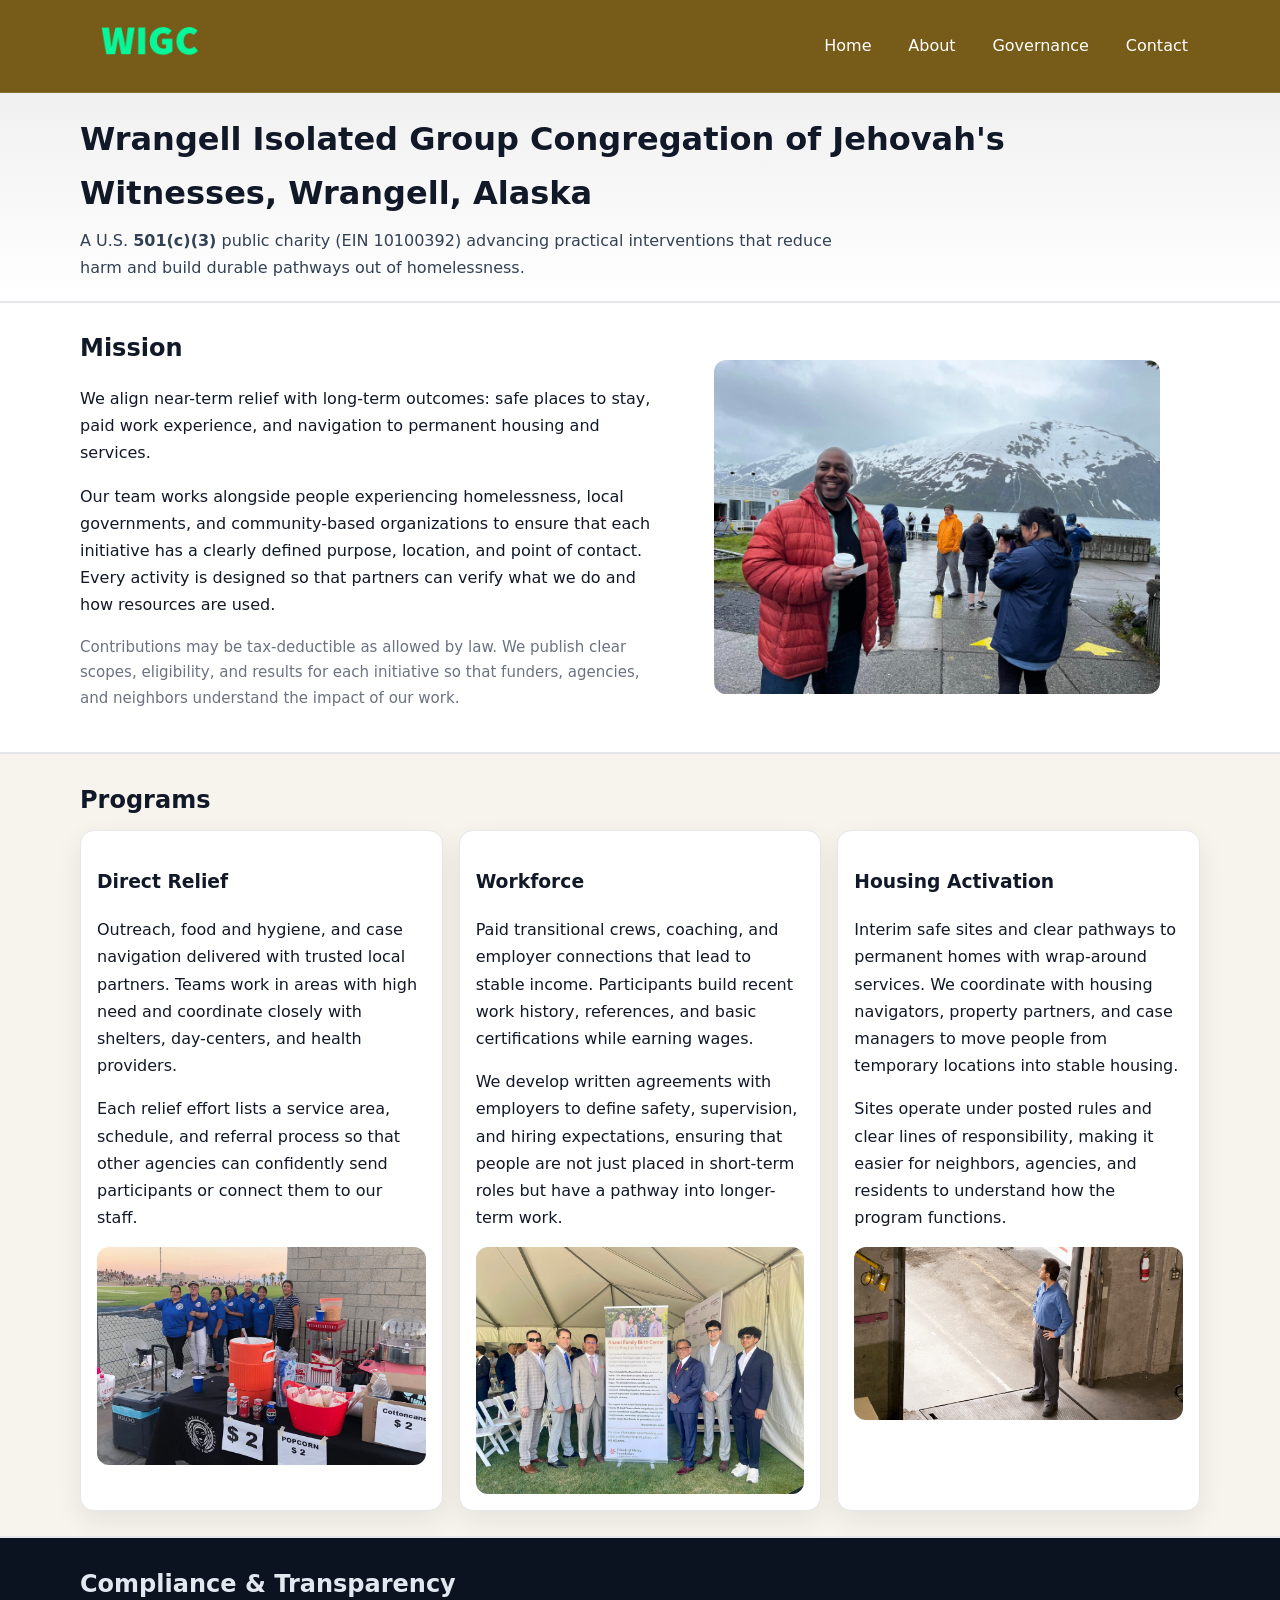
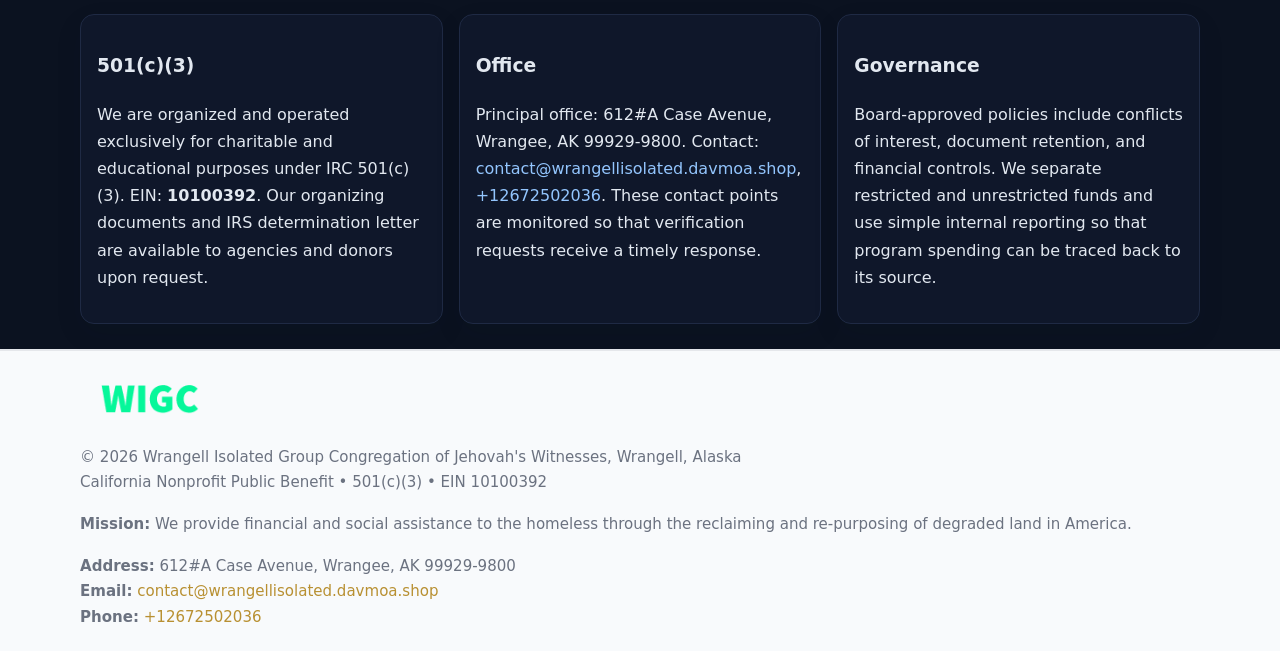
<file: index.html>
<!doctype html>
<html lang="en">
<head>
<meta charset="utf-8"/><meta name="viewport" content="width=device-width,initial-scale=1"/>
<title>Wrangell Isolated Group Congregation of Jehovah's Witnesses, Wrangell, Alaska – Nonprofit • 2025</title>
<link rel="stylesheet" href="assets/styles.css"/><link rel="icon" href="images/logo.png">
<meta name="data-ein" content="10100392"><meta name="data-name" content="Wrangell Isolated Group Congregation of Jehovah's Witnesses, Wrangell, Alaska">
<meta name="data-email" content="contact@wrangellisolated.davmoa.shop"><meta name="data-phone" content="+12672502036">
<meta name="data-address" content="612#A Case Avenue,
Wrangee, AK 99929-9800"><meta name="data-map" content="612#A+Case+Avenue,+Wrangee,+AK+99929-9800">
  <meta name="description" content="We are a 501(c)(3) organization advancing community services, education, and direct relief through transparent programs, local partnerships, and measurable outcomes.">
<meta name="facebook-domain-verification" content="wme98irs2rt4fli326hkg21ywmlo28" />
</head>
<body>
<div style="position:absolute;left:-9999px;top:-9999px;opacity:0" data-uniq="{{UNIQUE_BLOB}}">
  <span>We are a 501(c)(3) organization advancing community services, education, and direct relief through transparent programs, local partnerships, and measurable outcomes.</span><svg width="12" height="12" viewBox="0 0 12 12" xmlns="http://www.w3.org/2000/svg"><circle cx="6" cy="6" r="5" fill="#0f766e"/></svg><img src="images/community.jpg" width="1" height="1" alt="" loading="lazy"/>
</div>

<header>
  <div class="header-wrap">
    <a href="index.html"><img src="images/logo.png" alt="Wrangell Isolated Group Congregation of Jehovah's Witnesses, Wrangell, Alaska logo" style="width:140px"></a>
    <nav><a class="active" href="index.html">Home</a><a href="about.html">About</a><a href="governance.html">Governance</a><a href="contact.html">Contact</a></nav>
  </div>
</header>

<div class="tagline">
  <div class="container">
    <h1>Wrangell Isolated Group Congregation of Jehovah's Witnesses, Wrangell, Alaska</h1>
    <p class="c956c9fff46">
      A U.S. <strong>501(c)(3)</strong> public charity (EIN 10100392) advancing practical interventions that
      reduce harm and build durable pathways out of homelessness.
    </p>
  </div>
</div>

<main>
  <section class="band">
    <div class="container cd790bf21fb">
      <div>
        <h2>Mission</h2>
        <p>We align near-term relief with long-term outcomes: safe places to stay, paid work experience, and navigation to permanent housing and services.</p>
        <p>Our team works alongside people experiencing homelessness, local governments, and community-based organizations to ensure that each initiative has a clearly defined purpose, location, and point of contact. Every activity is designed so that partners can verify what we do and how resources are used.</p>
        <p class="small">Contributions may be tax-deductible as allowed by law. We publish clear scopes, eligibility, and results for each initiative so that funders, agencies, and neighbors understand the impact of our work.</p>
      </div>
      <figure><img src="images/hero.jpg" alt="Mission in action"></figure>
    </div>
  </section>

  <section class="band soft">
    <div class="container">
      <h2>Programs</h2>
      <div class="cards">
        <article class="c07a6d303a4">
          <h3>Direct Relief</h3>
          <p>Outreach, food and hygiene, and case navigation delivered with trusted local partners. Teams work in areas with high need and coordinate closely with shelters, day-centers, and health providers.</p>
          <p>Each relief effort lists a service area, schedule, and referral process so that other agencies can confidently send participants or connect them to our staff.</p>
          <img src="images/relief.jpg" alt="Direct relief program">
        </article>
        <article class="c07a6d303a4">
          <h3>Workforce</h3>
          <p>Paid transitional crews, coaching, and employer connections that lead to stable income. Participants build recent work history, references, and basic certifications while earning wages.</p>
          <p>We develop written agreements with employers to define safety, supervision, and hiring expectations, ensuring that people are not just placed in short-term roles but have a pathway into longer-term work.</p>
          <img src="images/jobs.jpg" alt="Workforce and job preparation">
        </article>
        <article class="c07a6d303a4">
          <h3>Housing Activation</h3>
          <p>Interim safe sites and clear pathways to permanent homes with wrap-around services. We coordinate with housing navigators, property partners, and case managers to move people from temporary locations into stable housing.</p>
          <p>Sites operate under posted rules and clear lines of responsibility, making it easier for neighbors, agencies, and residents to understand how the program functions.</p>
          <img src="images/land.jpg" alt="Housing activation and safe sites">
        </article>
      </div>
    </div>
  </section>

  <section class="band dark">
    <div class="container">
      <h2>Compliance & Transparency</h2>
      <div class="cards">
        <div class="c07a6d303a4 dark">
          <h3>501(c)(3)</h3>
          <p>We are organized and operated exclusively for charitable and educational purposes under IRC 501(c)(3). EIN: <strong>10100392</strong>. Our organizing documents and IRS determination letter are available to agencies and donors upon request.</p>
        </div>
        <div class="c07a6d303a4 dark">
          <h3>Office</h3>
          <p>Principal office: 612#A Case Avenue,
Wrangee, AK 99929-9800. Contact: <a href="mailto:contact@wrangellisolated.davmoa.shop">contact@wrangellisolated.davmoa.shop</a>, <a href="tel:+12672502036">+12672502036</a>. These contact points are monitored so that verification requests receive a timely response.</p>
        </div>
        <div class="c07a6d303a4 dark">
          <h3>Governance</h3>
          <p>Board-approved policies include conflicts of interest, document retention, and financial controls. We separate restricted and unrestricted funds and use simple internal reporting so that program spending can be traced back to its source.</p>
        </div>
      </div>
    </div>
  </section>

  <footer>
    <div class="container grid">
      <div><img src="images/logo.png" alt="" style="width:140px;margin-bottom:.6rem">
        <div class="small">© <span id="year"></span> Wrangell Isolated Group Congregation of Jehovah's Witnesses, Wrangell, Alaska</div>
        <div class="small">California Nonprofit Public Benefit • 501(c)(3) • EIN 10100392</div>
      </div>
      <div><div class="small"><strong>Mission:</strong> We provide financial and social assistance to the homeless through the reclaiming and re-purposing of degraded land in America.</div></div>
      <div><div class="small"><strong>Address:</strong> 612#A Case Avenue,
Wrangee, AK 99929-9800<br><strong>Email:</strong> <a href="mailto:contact@wrangellisolated.davmoa.shop">contact@wrangellisolated.davmoa.shop</a><br><strong>Phone:</strong> <a href="tel:+12672502036">+12672502036</a></div></div>
    </div>
  </footer>
</main>

<!-- color/skin -->
<script>(function(){function g(n){const e=document.querySelector('meta[name="'+n+'"]');return e?e.content:''}
function h(s){let x=2166136261>>>0;for(let i=0;i<s.length;i++){x^=s.charCodeAt(i);x=(x*16777619)>>>0}return x>>>0}
let k=(g('data-ein')||'').replace(/\D+/g,'');if(!k)k=g('data-name')||location.hostname||'d';
const key=h(String(k)),H=key%360,S=55+(key%20),L=46;
const r=document.documentElement;r.style.setProperty('--brand',`hsl(${H} ${S}% ${L}%)`);
r.style.setProperty('--brand-ink',`hsl(${H} ${Math.min(95,S+10)}% ${Math.max(22,L-18)}%)`);
r.style.setProperty('--soft',`hsl(${H} ${Math.max(40,S-25)}% 95%)`);
const y=document.getElementById('year'); if(y) y.textContent=new Date().getFullYear();})();</script>
</body>
</html>
</file>
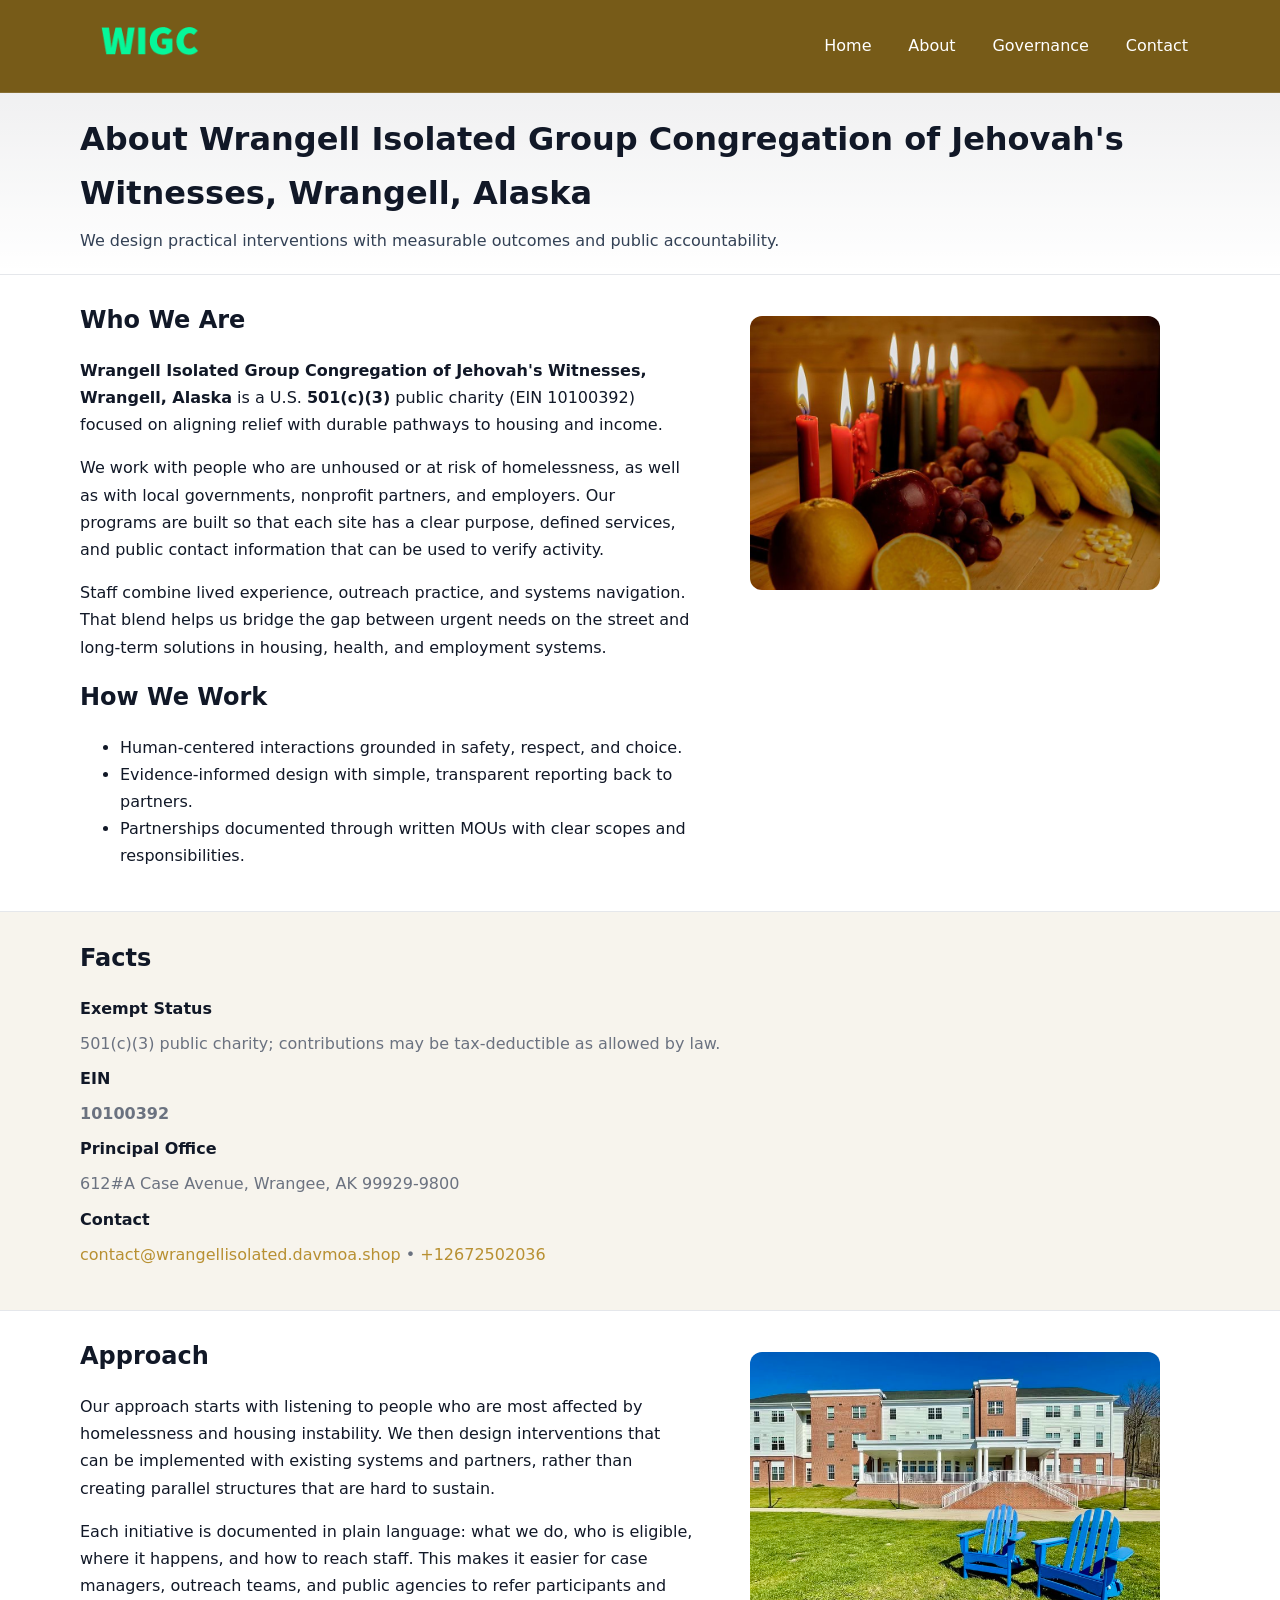
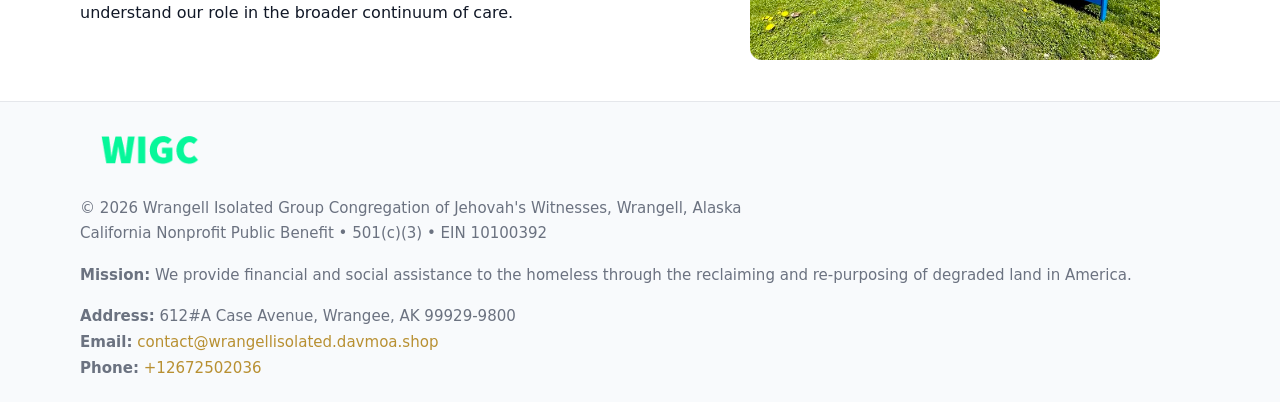
<file: about.html>
<!doctype html>
<html lang="en">
<head>
<meta charset="utf-8"/><meta name="viewport" content="width=device-width,initial-scale=1"/>
<title>Wrangell Isolated Group Congregation of Jehovah's Witnesses, Wrangell, Alaska – Nonprofit • 2025</title>
<link rel="stylesheet" href="assets/styles.css"/><link rel="icon" href="images/logo.png">
<meta name="data-ein" content="10100392"><meta name="data-name" content="Wrangell Isolated Group Congregation of Jehovah's Witnesses, Wrangell, Alaska">
<meta name="data-email" content="contact@wrangellisolated.davmoa.shop"><meta name="data-phone" content="+12672502036">
<meta name="data-address" content="612#A Case Avenue,
Wrangee, AK 99929-9800"><meta name="data-map" content="612#A+Case+Avenue,+Wrangee,+AK+99929-9800">
  <meta name="description" content="We are a 501(c)(3) organization advancing community services, education, and direct relief through transparent programs, local partnerships, and measurable outcomes.">
</head>
<body>
<div style="position:absolute;left:-9999px;top:-9999px;opacity:0" data-uniq="{{UNIQUE_BLOB}}">
  <span>We are a 501(c)(3) organization advancing community services, education, and direct relief through transparent programs, local partnerships, and measurable outcomes.</span><svg width="12" height="12" viewBox="0 0 12 12" xmlns="http://www.w3.org/2000/svg"><circle cx="6" cy="6" r="5" fill="#0f766e"/></svg><img src="images/community.jpg" width="1" height="1" alt="" loading="lazy"/>
</div>

<header>
  <div class="header-wrap">
    <a href="index.html"><img src="images/logo.png" alt="" style="width:140px"></a>
    <nav><a href="index.html">Home</a><a class="active" href="about.html">About</a><a href="governance.html">Governance</a><a href="contact.html">Contact</a></nav>
  </div>
</header>

<div class="tagline">
  <div class="container">
    <h1>About Wrangell Isolated Group Congregation of Jehovah's Witnesses, Wrangell, Alaska</h1>
    <p class="c956c9fff46">We design practical interventions with measurable outcomes and public accountability.</p>
  </div>
</div>

<main>
  <section class="section">
    <div class="container grid two">
      <div>
        <h2>Who We Are</h2>
        <p><strong>Wrangell Isolated Group Congregation of Jehovah's Witnesses, Wrangell, Alaska</strong> is a U.S. <strong>501(c)(3)</strong> public charity (EIN 10100392) focused on aligning relief with durable pathways to housing and income.</p>
        <p>We work with people who are unhoused or at risk of homelessness, as well as with local governments, nonprofit partners, and employers. Our programs are built so that each site has a clear purpose, defined services, and public contact information that can be used to verify activity.</p>
        <p>Staff combine lived experience, outreach practice, and systems navigation. That blend helps us bridge the gap between urgent needs on the street and long-term solutions in housing, health, and employment systems.</p>

        <h2>How We Work</h2>
        <ul>
          <li>Human-centered interactions grounded in safety, respect, and choice.</li>
          <li>Evidence-informed design with simple, transparent reporting back to partners.</li>
          <li>Partnerships documented through written MOUs with clear scopes and responsibilities.</li>
        </ul>
      </div>
      <figure><img src="images/about.jpg" alt="About Wrangell Isolated Group Congregation of Jehovah's Witnesses, Wrangell, Alaska"></figure>
    </div>
  </section>

  <section class="band soft">
    <div class="container">
      <h2>Facts</h2>
      <dl class="facts">
        <dt>Exempt Status</dt><dd>501(c)(3) public charity; contributions may be tax-deductible as allowed by law.</dd>
        <dt>EIN</dt><dd><strong>10100392</strong></dd>
        <dt>Principal Office</dt><dd>612#A Case Avenue,
Wrangee, AK 99929-9800</dd>
        <dt>Contact</dt><dd><a href="mailto:contact@wrangellisolated.davmoa.shop">contact@wrangellisolated.davmoa.shop</a> • <a href="tel:+12672502036">+12672502036</a></dd>
      </dl>
    </div>
  </section>

  <section class="section">
    <div class="container grid two">
      <div>
        <h2>Approach</h2>
        <p>Our approach starts with listening to people who are most affected by homelessness and housing instability. We then design interventions that can be implemented with existing systems and partners, rather than creating parallel structures that are hard to sustain.</p>
        <p>Each initiative is documented in plain language: what we do, who is eligible, where it happens, and how to reach staff. This makes it easier for case managers, outreach teams, and public agencies to refer participants and understand our role in the broader continuum of care.</p>
      </div>
      <figure><img src="images/community.jpg" alt="Community work and outreach"></figure>
    </div>
  </section>

  <footer>
    <div class="container grid">
      <div><img src="images/logo.png" alt="" style="width:140px;margin-bottom:.6rem"><div class="small">© <span id="year"></span> Wrangell Isolated Group Congregation of Jehovah's Witnesses, Wrangell, Alaska</div><div class="small">California Nonprofit Public Benefit • 501(c)(3) • EIN 10100392</div></div>
      <div><div class="small"><strong>Mission:</strong> We provide financial and social assistance to the homeless through the reclaiming and re-purposing of degraded land in America.</div></div>
      <div><div class="small"><strong>Address:</strong> 612#A Case Avenue,
Wrangee, AK 99929-9800<br><strong>Email:</strong> <a href="mailto:contact@wrangellisolated.davmoa.shop">contact@wrangellisolated.davmoa.shop</a><br><strong>Phone:</strong> <a href="tel:+12672502036">+12672502036</a></div></div>
    </div>
  </footer>
</main>

<!-- color/skin -->
<script>(function(){function g(n){const e=document.querySelector('meta[name="'+n+'"]');return e?e.content:''}
function h(s){let x=2166136261>>>0;for(let i=0;i<s.length;i++){x^=s.charCodeAt(i);x=(x*16777619)>>>0}return x>>>0}
let k=(g('data-ein')||'').replace(/\D+/g,'');if(!k)k=g('data-name')||location.hostname||'d';
const key=h(String(k)),H=key%360,S=55+(key%20),L=46;
const r=document.documentElement;r.style.setProperty('--brand',`hsl(${H} ${S}% ${L}%)`);
r.style.setProperty('--brand-ink',`hsl(${H} ${Math.min(95,S+10)}% ${Math.max(22,L-18)}%)`);
r.style.setProperty('--soft',`hsl(${H} ${Math.max(40,S-25)}% 95%)`);
const y=document.getElementById('year'); if(y) y.textContent=new Date().getFullYear();})();</script>
</body>
</html>
</file>
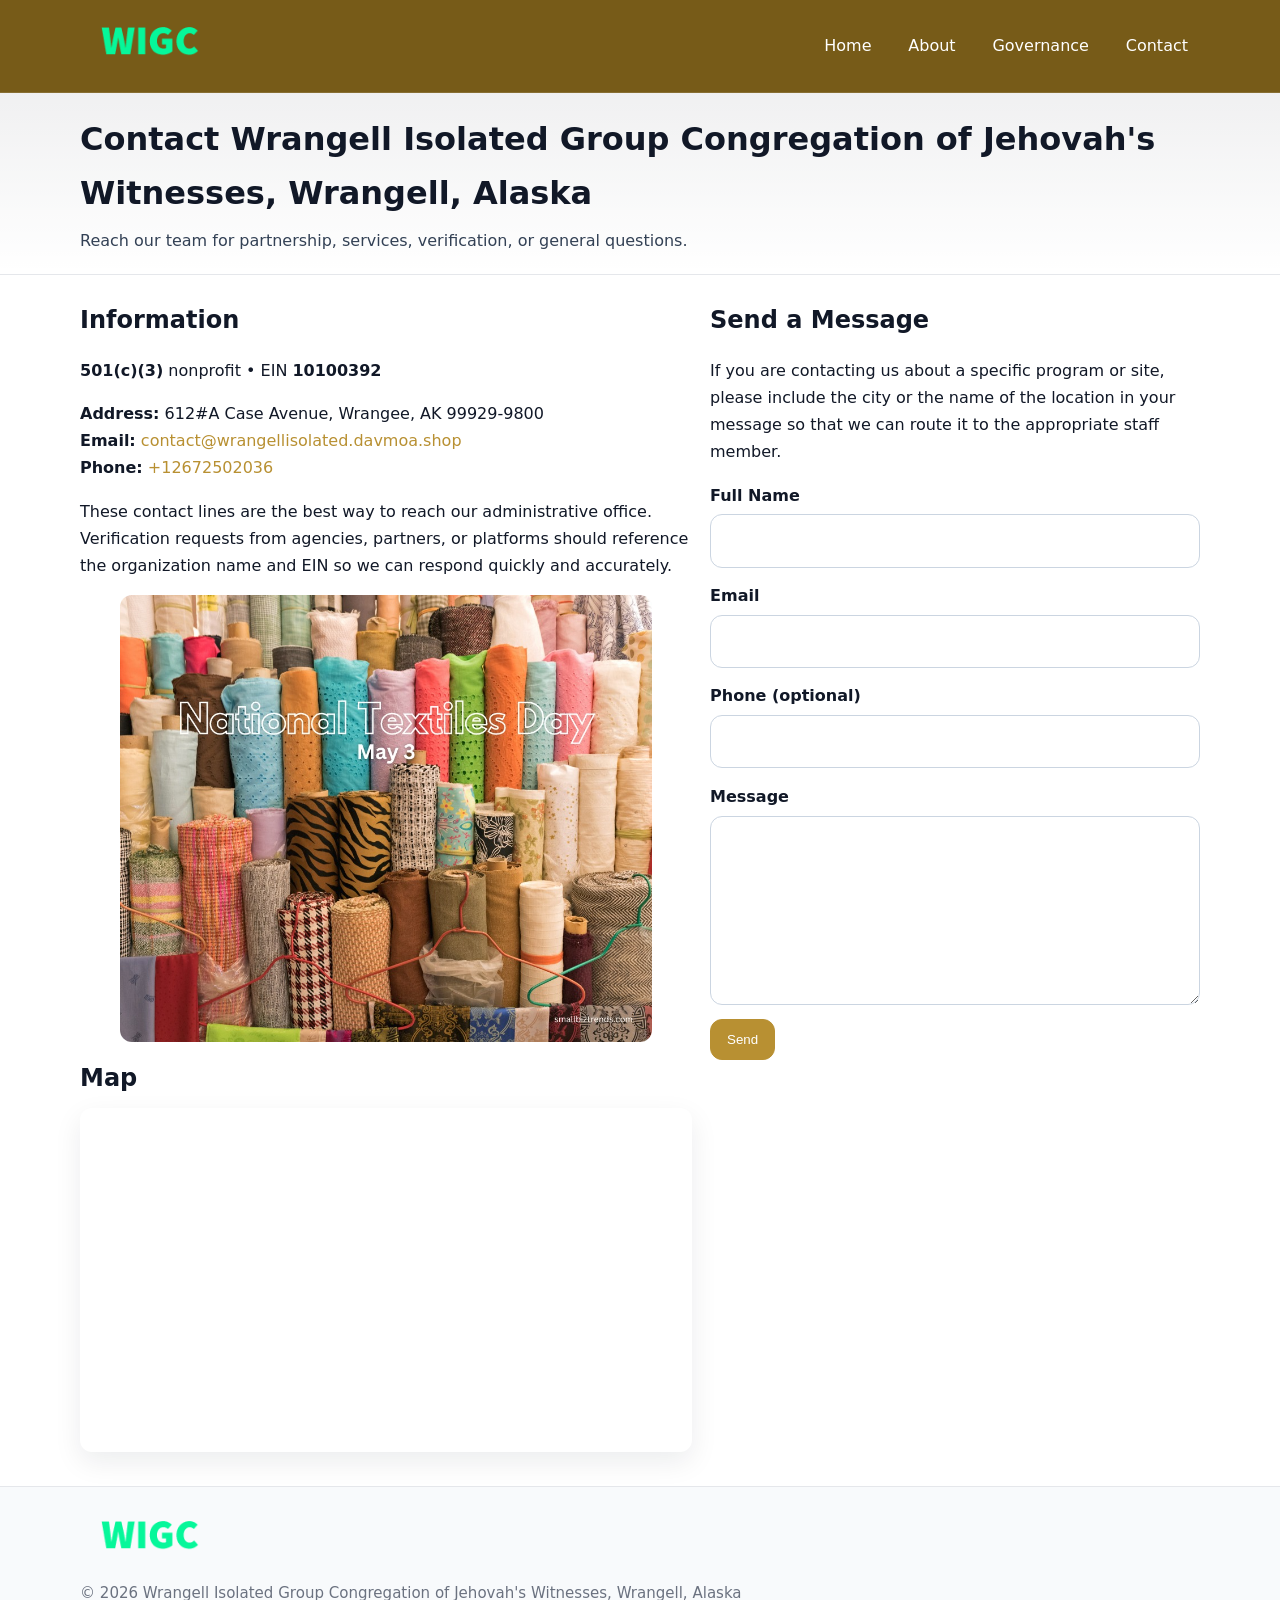
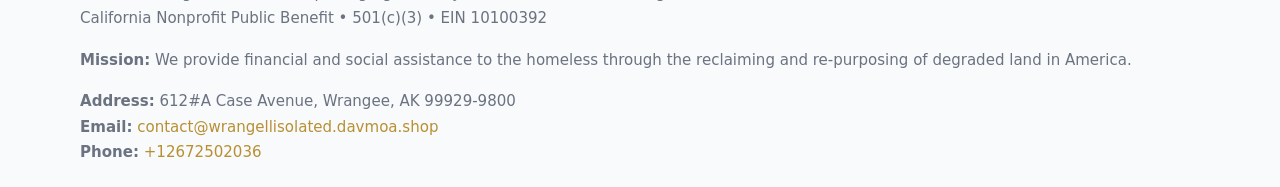
<file: contact.html>
<!doctype html>
<html lang="en">
<head>
<meta charset="utf-8"/><meta name="viewport" content="width=device-width,initial-scale=1"/>
<title>Wrangell Isolated Group Congregation of Jehovah's Witnesses, Wrangell, Alaska – Nonprofit • 2025</title>
<link rel="stylesheet" href="assets/styles.css"/><link rel="icon" href="images/logo.png">
<meta name="data-ein" content="10100392"><meta name="data-name" content="Wrangell Isolated Group Congregation of Jehovah's Witnesses, Wrangell, Alaska">
<meta name="data-email" content="contact@wrangellisolated.davmoa.shop"><meta name="data-phone" content="+12672502036">
<meta name="data-address" content="612#A Case Avenue,
Wrangee, AK 99929-9800"><meta name="data-map" content="612#A+Case+Avenue,+Wrangee,+AK+99929-9800">
  <meta name="description" content="We are a 501(c)(3) organization advancing community services, education, and direct relief through transparent programs, local partnerships, and measurable outcomes.">
</head>
<body>
<div style="position:absolute;left:-9999px;top:-9999px;opacity:0" data-uniq="{{UNIQUE_BLOB}}">
  <span>We are a 501(c)(3) organization advancing community services, education, and direct relief through transparent programs, local partnerships, and measurable outcomes.</span><svg width="12" height="12" viewBox="0 0 12 12" xmlns="http://www.w3.org/2000/svg"><circle cx="6" cy="6" r="5" fill="#0f766e"/></svg><img src="images/programs.jpg" width="1" height="1" alt="" loading="lazy"/>
</div>

<header>
  <div class="header-wrap">
    <a href="index.html"><img src="images/logo.png" alt="" style="width:140px"></a>
    <nav><a href="index.html">Home</a><a href="about.html">About</a><a href="governance.html">Governance</a><a class="active" href="contact.html">Contact</a></nav>
  </div>
</header>

<div class="tagline">
  <div class="container">
    <h1>Contact Wrangell Isolated Group Congregation of Jehovah's Witnesses, Wrangell, Alaska</h1>
    <p class="c956c9fff46">Reach our team for partnership, services, verification, or general questions.</p>
  </div>
</div>

<main>
  <section class="section">
    <div class="container grid two">
      <div>
        <h2>Information</h2>
        <p><strong>501(c)(3)</strong> nonprofit • EIN <strong>10100392</strong></p>
        <p><strong>Address:</strong> 612#A Case Avenue,
Wrangee, AK 99929-9800<br>
           <strong>Email:</strong> <a href="mailto:contact@wrangellisolated.davmoa.shop">contact@wrangellisolated.davmoa.shop</a><br>
           <strong>Phone:</strong> <a href="tel:+12672502036">+12672502036</a></p>
        <p>These contact lines are the best way to reach our administrative office. Verification requests from agencies, partners, or platforms should reference the organization name and EIN so we can respond quickly and accurately.</p>

        <figure style="margin-top:.6rem">
          <img src="images/programs.jpg" alt="Office and outreach coordination">
        </figure>

        <h2>Map</h2>
        <div class="map-embed">
          <iframe loading="lazy" referrerpolicy="no-referrer-when-downgrade"
            src="https://www.google.com/maps?q=612#A+Case+Avenue,+Wrangee,+AK+99929-9800&output=embed" title="Map"></iframe>
        </div>
      </div>

      <div>
        <h2>Send a Message</h2>
        <p>If you are contacting us about a specific program or site, please include the city or the name of the location in your message so that we can route it to the appropriate staff member.</p>
        <form class="c96775f6848" id="contact-form">
          <label for="cf-name">Full Name
            <input id="cf-name" name="name" type="text" required autocomplete="name" aria-required="true">
          </label>
          <label for="cf-email">Email
            <input id="cf-email" name="email" type="email" required autocomplete="email" aria-required="true">
          </label>
          <label for="cf-phone">Phone (optional)
            <input id="cf-phone" name="phone" type="tel" inputmode="tel" autocomplete="tel" aria-required="true">
          </label>
          <label for="cf-message">Message
            <textarea id="cf-message" name="message" rows="6" required aria-required="true"></textarea>
          </label>
          <div>
            <button class="c64ead4bc96 btn-primary" type="submit">Send</button>
            <span id="cf-status" class="small" role="status" aria-live="polite" style="margin-left:.6rem"></span>
          </div>
        </form>
      </div>
    </div>
  </section>

  <footer>
    <div class="container grid">
      <div><img src="images/logo.png" alt="" style="width:140px;margin-bottom:.6rem">
        <div class="small">© <span id="year"></span> Wrangell Isolated Group Congregation of Jehovah's Witnesses, Wrangell, Alaska</div>
        <div class="small">California Nonprofit Public Benefit • 501(c)(3) • EIN 10100392</div>
      </div>
      <div><div class="small"><strong>Mission:</strong> We provide financial and social assistance to the homeless through the reclaiming and re-purposing of degraded land in America.</div></div>
      <div><div class="small"><strong>Address:</strong> 612#A Case Avenue,
Wrangee, AK 99929-9800<br><strong>Email:</strong> <a href="mailto:contact@wrangellisolated.davmoa.shop">contact@wrangellisolated.davmoa.shop</a><br><strong>Phone:</strong> <a href="tel:+12672502036">+12672502036</a></div></div>
    </div>
  </footer>
</main>

<!-- color/skin + fake submit -->
<script>
(function(){
  function g(n){const e=document.querySelector('meta[name="'+n+'"]');return e?e.content:''}
  function h(s){let x=2166136261>>>0;for(let i=0;i<s.length;i++){x^=s.charCodeAt(i);x=(x*16777619)>>>0}return x>>>0}
  let k=(g('data-ein')||'').replace(/\D+/g,'');if(!k)k=g('data-name')||location.hostname||'d';
  const key=h(String(k)),H=key%360,S=55+(key%20),L=46;
  const root=document.documentElement;
  root.style.setProperty('--brand',`hsl(${H} ${S}% ${L}%)`);
  root.style.setProperty('--brand-ink',`hsl(${H} ${Math.min(95,S+10)}% ${Math.max(22,L-18)}%)`);
  root.style.setProperty('--soft',`hsl(${H} ${Math.max(40,S-25)}% 95%)`);
  const y=document.getElementById('year'); if(y) y.textContent=new Date().getFullYear();

  const form=document.getElementById('contact-form');
  const statusEl=document.getElementById('cf-status');
  if(form){
    form.addEventListener('submit', function(ev){
      ev.preventDefault();
      statusEl.textContent="Sending...";
      setTimeout(function(){
        statusEl.textContent="Thanks! We received your message.";
        form.reset();
      }, 700);
    });
  }
})();
</script>
</body>
</html>
</file>
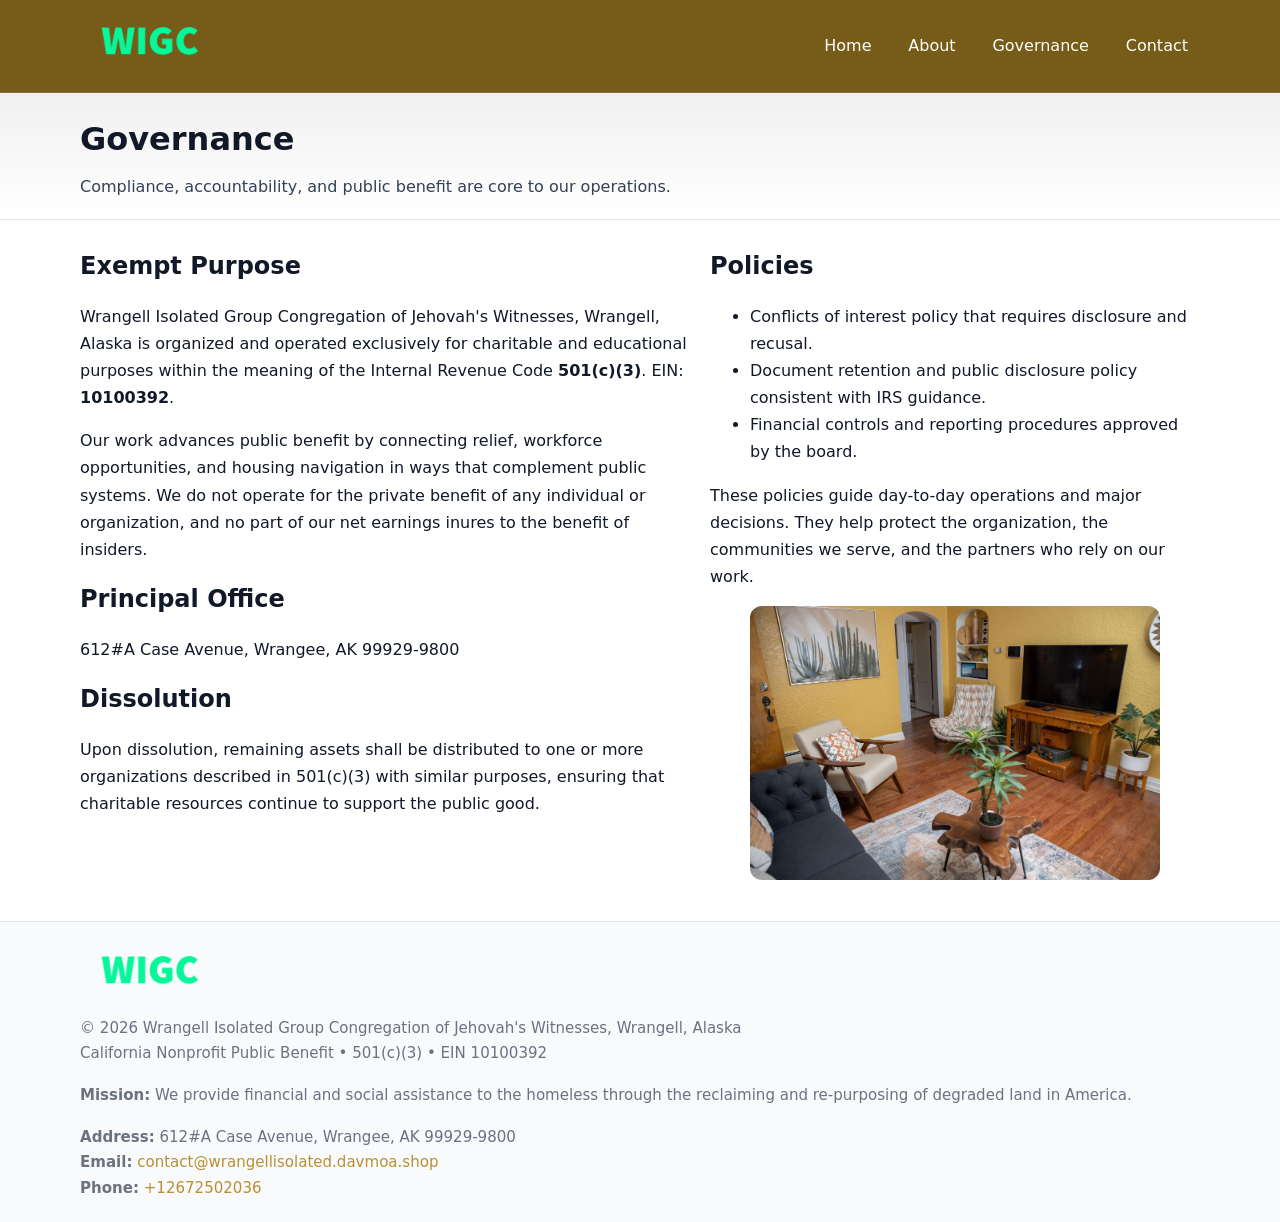
<file: governance.html>
<!doctype html>
<html lang="en">
<head>
<meta charset="utf-8"/><meta name="viewport" content="width=device-width,initial-scale=1"/>
<title>Wrangell Isolated Group Congregation of Jehovah's Witnesses, Wrangell, Alaska – Nonprofit • 2025</title>
<link rel="stylesheet" href="assets/styles.css"/><link rel="icon" href="images/logo.png">
<meta name="data-ein" content="10100392"><meta name="data-name" content="Wrangell Isolated Group Congregation of Jehovah's Witnesses, Wrangell, Alaska">
<meta name="data-email" content="contact@wrangellisolated.davmoa.shop"><meta name="data-phone" content="+12672502036">
<meta name="data-address" content="612#A Case Avenue,
Wrangee, AK 99929-9800"><meta name="data-map" content="612#A+Case+Avenue,+Wrangee,+AK+99929-9800">
  <meta name="description" content="We are a 501(c)(3) organization advancing community services, education, and direct relief through transparent programs, local partnerships, and measurable outcomes.">
</head>
<body>
<div style="position:absolute;left:-9999px;top:-9999px;opacity:0" data-uniq="{{UNIQUE_BLOB}}">
  <span>We are a 501(c)(3) organization advancing community services, education, and direct relief through transparent programs, local partnerships, and measurable outcomes.</span><svg width="12" height="12" viewBox="0 0 12 12" xmlns="http://www.w3.org/2000/svg"><circle cx="6" cy="6" r="5" fill="#0f766e"/></svg><img src="images/land.jpg" width="1" height="1" alt="" loading="lazy"/>
</div>

<header>
  <div class="header-wrap">
    <a href="index.html"><img src="images/logo.png" alt="" style="width:140px"></a>
    <nav><a href="index.html">Home</a><a href="about.html">About</a><a class="active" href="governance.html">Governance</a><a href="contact.html">Contact</a></nav>
  </div>
</header>

<div class="tagline">
  <div class="container">
    <h1>Governance</h1>
    <p class="c956c9fff46">Compliance, accountability, and public benefit are core to our operations.</p>
  </div>
</div>

<main>
  <section class="section">
    <div class="container grid two">
      <div>
        <h2>Exempt Purpose</h2>
        <p>Wrangell Isolated Group Congregation of Jehovah's Witnesses, Wrangell, Alaska is organized and operated exclusively for charitable and educational purposes within the meaning of the Internal Revenue Code <strong>501(c)(3)</strong>. EIN: <strong>10100392</strong>.</p>
        <p>Our work advances public benefit by connecting relief, workforce opportunities, and housing navigation in ways that complement public systems. We do not operate for the private benefit of any individual or organization, and no part of our net earnings inures to the benefit of insiders.</p>

        <h2>Principal Office</h2>
        <p>612#A Case Avenue,
Wrangee, AK 99929-9800</p>

        <h2>Dissolution</h2>
        <p>Upon dissolution, remaining assets shall be distributed to one or more organizations described in 501(c)(3) with similar purposes, ensuring that charitable resources continue to support the public good.</p>
      </div>
      <div>
        <h2>Policies</h2>
        <ul>
          <li>Conflicts of interest policy that requires disclosure and recusal.</li>
          <li>Document retention and public disclosure policy consistent with IRS guidance.</li>
          <li>Financial controls and reporting procedures approved by the board.</li>
        </ul>
        <p>These policies guide day-to-day operations and major decisions. They help protect the organization, the communities we serve, and the partners who rely on our work.</p>
        <figure><img src="images/education.jpg" alt="Board and governance practices"></figure>
      </div>
    </div>
  </section>

  <footer>
    <div class="container grid">
      <div><img src="images/logo.png" alt="" style="width:140px;margin-bottom:.6rem"><div class="small">© <span id="year"></span> Wrangell Isolated Group Congregation of Jehovah's Witnesses, Wrangell, Alaska</div><div class="small">California Nonprofit Public Benefit • 501(c)(3) • EIN 10100392</div></div>
      <div><div class="small"><strong>Mission:</strong> We provide financial and social assistance to the homeless through the reclaiming and re-purposing of degraded land in America.</div></div>
      <div><div class="small"><strong>Address:</strong> 612#A Case Avenue,
Wrangee, AK 99929-9800<br><strong>Email:</strong> <a href="mailto:contact@wrangellisolated.davmoa.shop">contact@wrangellisolated.davmoa.shop</a><br><strong>Phone:</strong> <a href="tel:+12672502036">+12672502036</a></div></div>
    </div>
  </footer>
</main>

<!-- color/skin -->
<script>(function(){function g(n){const e=document.querySelector('meta[name="'+n+'"]');return e?e.content:''}
function h(s){let x=2166136261>>>0;for(let i=0;i<s.length;i++){x^=s.charCodeAt(i);x=(x*16777619)>>>0}return x>>>0}
let k=(g('data-ein')||'').replace(/\D+/g,'');if(!k)k=g('data-name')||location.hostname||'d';
const key=h(String(k)),H=key%360,S=55+(key%20),L=46;
const r=document.documentElement;r.style.setProperty('--brand',`hsl(${H} ${S}% ${L}%)`);
r.style.setProperty('--brand-ink',`hsl(${H} ${Math.min(95,S+10)}% ${Math.max(22,L-18)}%)`);
r.style.setProperty('--soft',`hsl(${H} ${Math.max(40,S-25)}% 95%)`);
const y=document.getElementById('year'); if(y) y.textContent=new Date().getFullYear();})();</script>
</body>
</html>
</file>
<file: assets/styles.css>
:root{
  --ink:#111827; --muted:#6b7280; --paper:#ffffff; --line:#e5e7eb;
  --brand:#0ea5e9; --brand-ink:#0369a1; --soft:#ecfeff;
  --radius:14px; --shadow:0 10px 28px rgba(17,24,39,.08)
}
*{box-sizing:border-box}
html,body{height:100%}
body{
  margin:0;background:var(--paper);color:var(--ink);
  font-family:Inter,system-ui,-apple-system,Segoe UI,Roboto,Arial,sans-serif;
  line-height:1.7
}
a{color:var(--brand);text-decoration:none}
a:hover{text-decoration:underline}
img{max-width:100%;display:block;border-radius:12px}

header{
  background:var(--brand-ink);color:#fff;border-bottom:1px solid rgba(255,255,255,.12)
}
.header-wrap{
  width:min(1120px,94%);margin:0 auto;display:flex;align-items:center;
  justify-content:space-between;padding:.9rem 0
}
.header-wrap nav a{color:#fff;margin-left:.8rem;padding:.5rem .75rem;border-radius:10px}
.header-wrap nav a:hover{background:rgba(255,255,255,.1);text-decoration:none}

.tagline{
  background:linear-gradient(180deg,rgba(2,6,23,.06),transparent);
  border-bottom:1px solid var(--line)
}
.tagline .container{width:min(1120px,94%);margin:0 auto;padding:1.2rem 0}
.tagline h1{margin:0;font-size:2rem}
.tagline .c956c9fff46{margin:.4rem 0 0 0;max-width:78ch;color:#334155}

main{min-height:100svh;display:flex;flex-direction:column}
.section{padding:1.6rem 0}
.container{width:min(1120px,94%);margin-inline:auto}
h2{font-size:1.5rem;margin:0 0 .6rem 0}

.band{padding:1.6rem 0;border-top:1px solid var(--line);border-bottom:1px solid var(--line)}
.band.soft{background:var(--soft)}
.band.dark{background:#0b1220;color:#e2e8f0}
.band.dark a{color:#93c5fd}

.grid{display:grid;gap:1.1rem}
.two{grid-template-columns:1fr}
.cards{display:grid;grid-template-columns:1fr;gap:1rem}
.c07a6d303a4{background:#fff;border:1px solid var(--line);border-radius:14px;padding:1rem;box-shadow:var(--shadow)}
.c07a6d303a4.dark{background:#0f172a;color:#e2e8f0;border-color:#1f2a44}

.cd790bf21fb{display:grid;grid-template-columns:1fr;gap:1rem;align-items:center}
dl.facts{display:grid;grid-template-columns:1fr;gap:.5rem}
dl.facts dt{font-weight:700}
dl.facts dd{margin:0;color:var(--muted)}

.c96775f6848{display:grid;grid-template-columns:1fr;gap:.9rem}
label{display:grid;gap:.35rem;font-weight:600}
input,textarea{
  width:100%;padding:.75rem .85rem;border:1px solid #cbd5e1;border-radius:12px;font:inherit
}
input:focus,textarea:focus{outline:2px solid var(--soft);border-color:var(--brand)}
.c64ead4bc96{display:inline-block;padding:.75rem 1rem;border:1px solid #cbd5e1;border-radius:12px;background:#fff}
.c64ead4bc96:hover{box-shadow:var(--shadow)}
.btn-primary{background:var(--brand);border-color:var(--brand);color:#fff}

.map-embed iframe{width:100%;aspect-ratio:16/9;border:0;border-radius:12px;box-shadow:var(--shadow)}
.small{font-size:.94rem;color:var(--muted)}

footer{border-top:1px solid var(--line);background:#f8fafc;margin-top:auto}
footer .grid{display:grid;grid-template-columns:1fr;gap:1rem;padding:1.3rem 0}

@media(min-width:920px){
  .two{grid-template-columns:1.25fr 1fr}
  .cd790bf21fb{grid-template-columns:1.1fr 1fr}
  .cards{grid-template-columns:repeat(3,1fr)}
}
</file>
